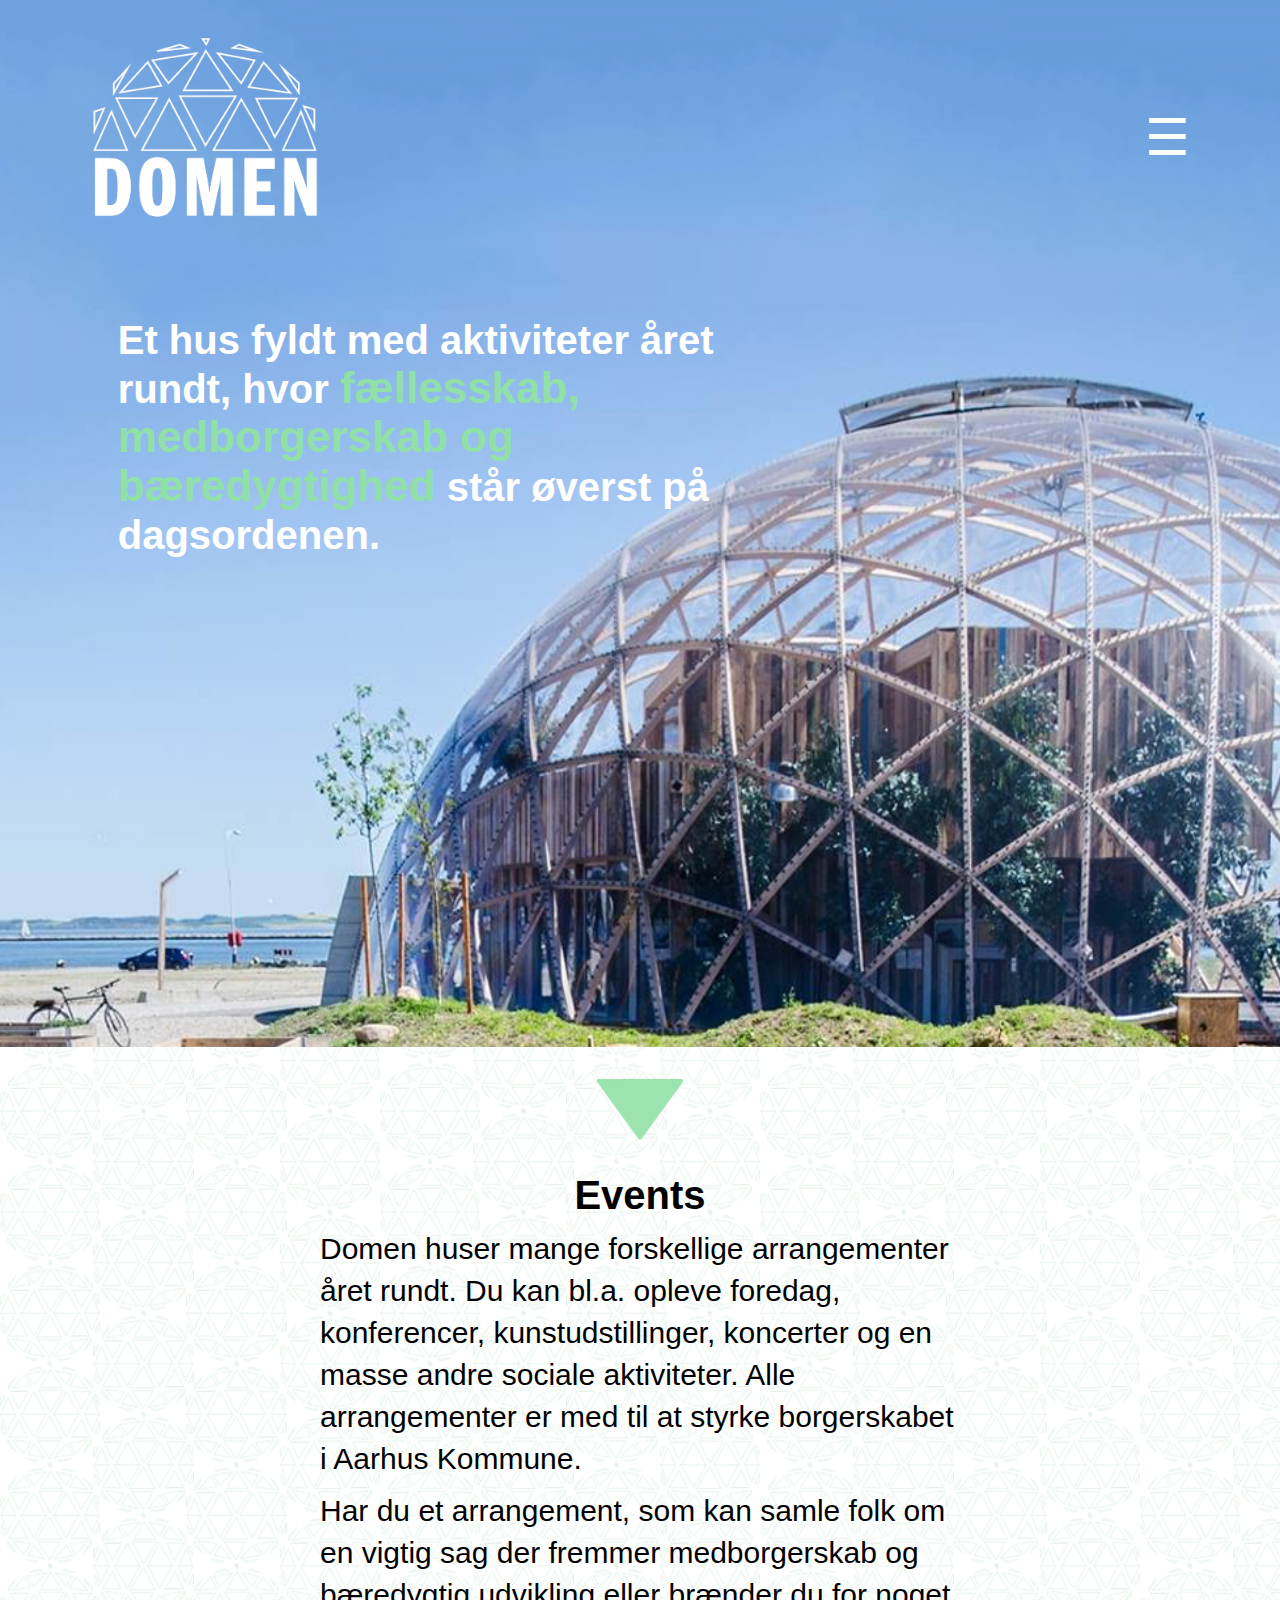
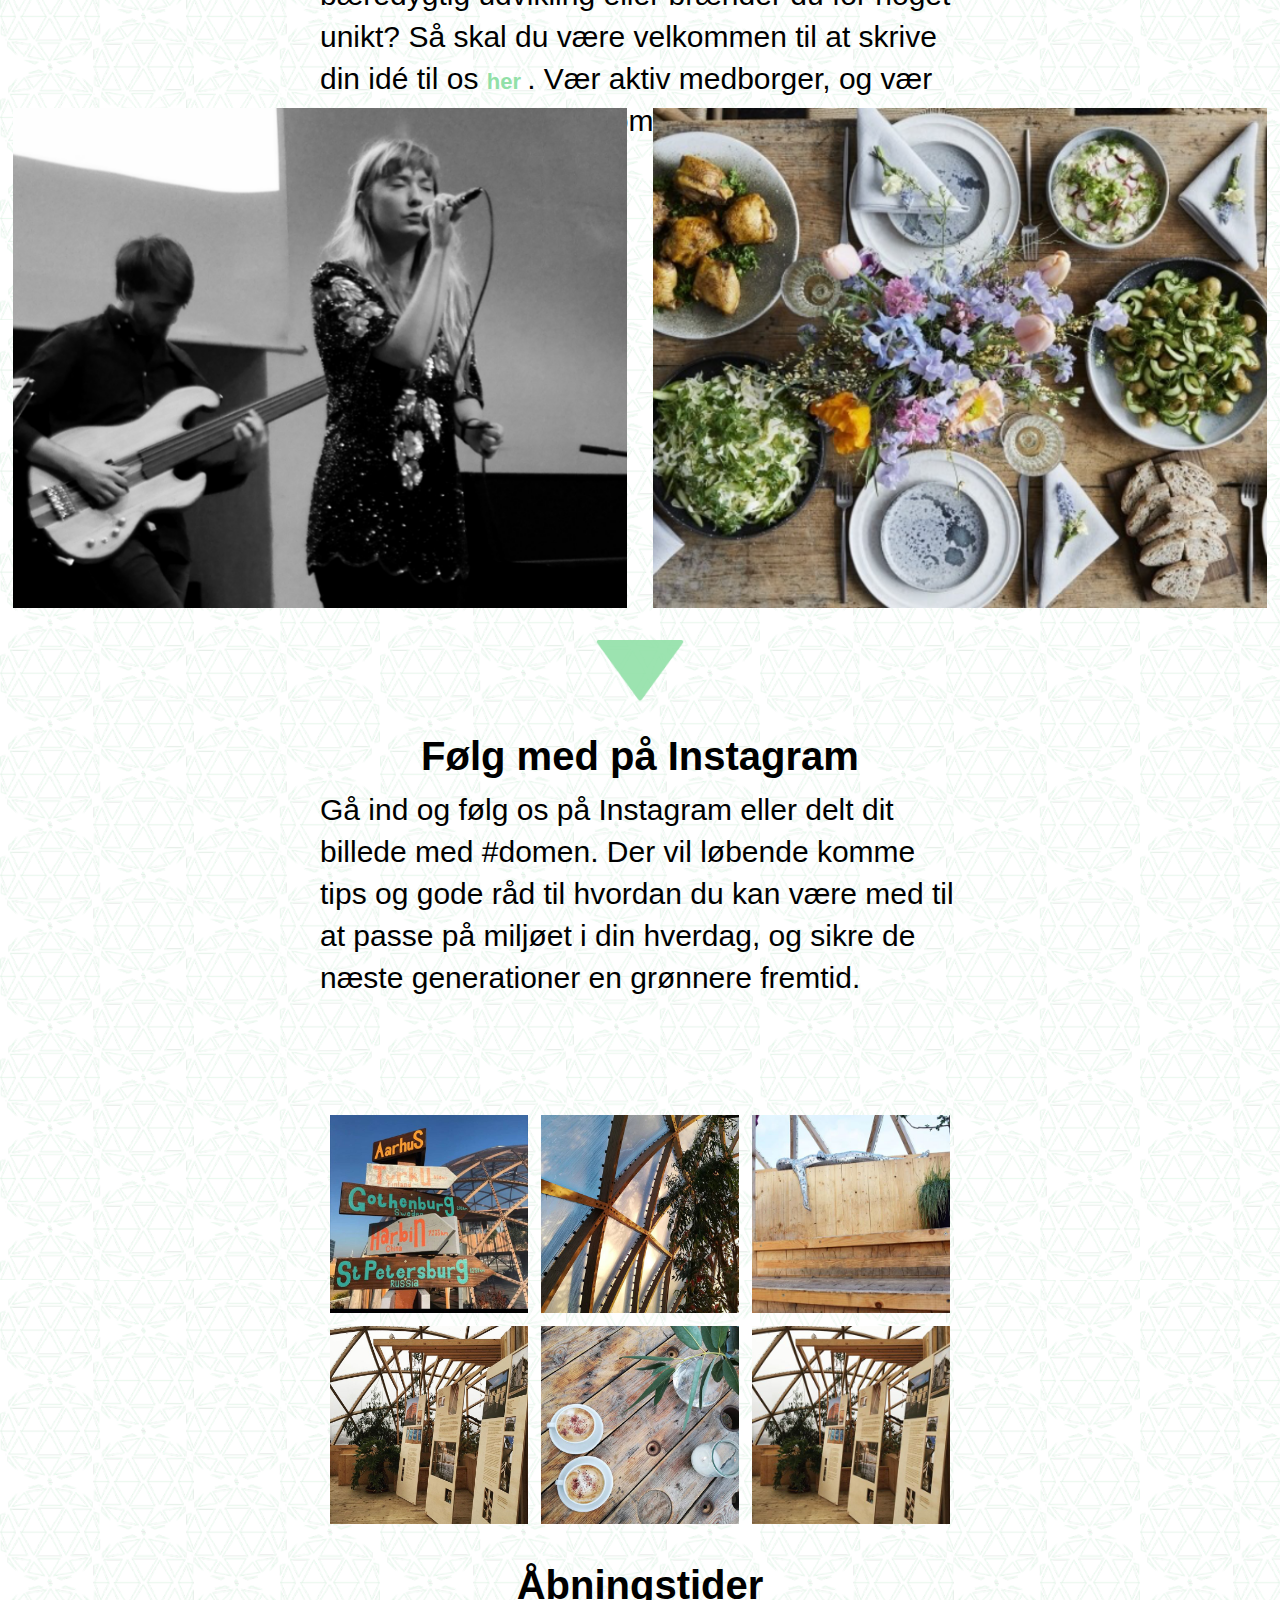
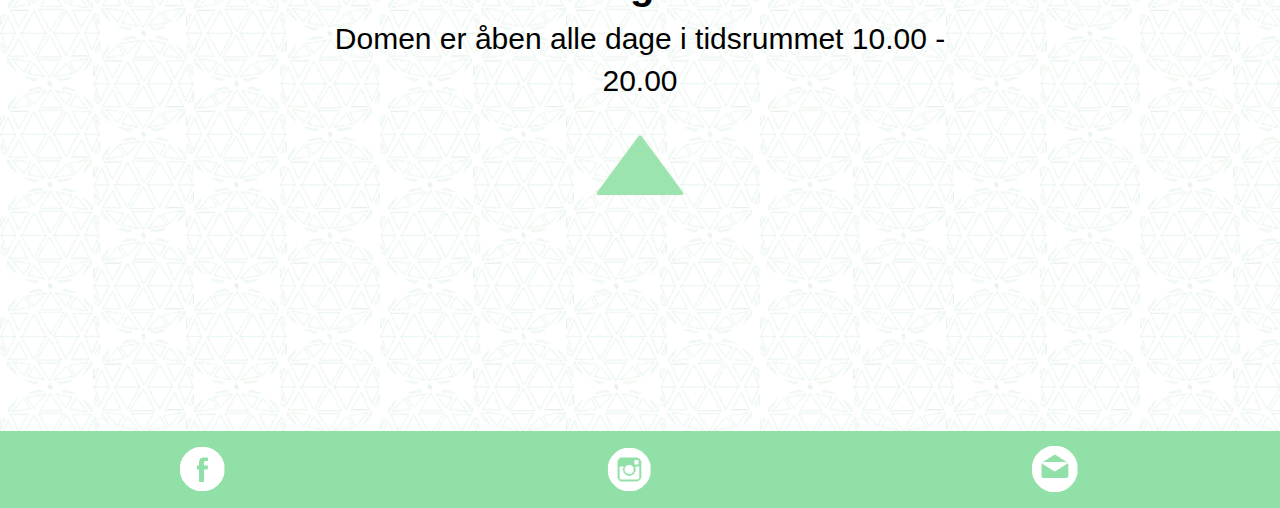
<file: index.html>
<!DOCTYPE html>
<html lang="da">

<head>
    <meta charset="UTF-8">
    <meta name="viewport" content="width=device-width, initial-scale=1.0" />
    <title>Forside - Domen bliver hele byens mødested - Aarhus kommune</title>
    <meta name="description" content="Har du et arrangement, som kan samle folk, der fremmer bæredygtighed og medborgerskab? Mangler du et sted at mødes med andre? Så er Domen lige noget for dig.">
    <link href="https://fonts.googleapis.com/css?family=Roboto:300,400" rel="stylesheet">
    <link rel="stylesheet" href="css/style.css">
    <link rel="shortcut icon" type="image/x-icon" href="/ny/img/favicon.ico">

    <!-- Scripts fjernet
    <!--
       <script>
        if (typeof jQuery == 'undefined')
            document.write(unescape("%3Cscript src='js/jquery-1.9.js'" +
                "type='text/javascript'%3E%3C/script%3E"))
    </script>-->
    
    
   <!--  Scripts fjernet 
   <script src="js/trunk.js"></script> -->
    <script>
        function openNav() {
            document.getElementById("myNav").style.width = "100%";
        }

        function closeNav() {
            document.getElementById("myNav").style.width = "0%";
        }
    </script>
    <!-- Scripts slut -->
</head>

<body>
    <!-- Parallax Morten Bonderup bootstrap -->
    <div class="container">

        <!-- Forside -->
        <div class="for parallax" id="forside">

            <!-- Header -->
            <div id="nav">
                <a href="index.html"><img id="logo" src="img/domenlogo.png" alt="logo"></a>


                <div id="myNav" class="overlay">
                    <a href="javascript:void(0)" class="closebtn" onclick="closeNav()">&times;</a>
                    <div class="overlay-content">
                        <a id="logouden" href="index.html"> <img src="img/domenudenlogo.png" alt="logo"></a>
                        <br>
                        <a href="index.html">Forside</a>
                        <a href="domen.html">Domen</a>
                        <a href="vision.html">Vision</a>
                        <a href="forum.html">Forum</a>
                        <a href="kontakt.html">Kontakt</a>
                    </div>
                </div>
                <!-- Overlay -->
                <span style="font-size:50px;cursor:pointer" onclick="openNav()">&#9776; </span>
            </div>
            <!-- Header slut-->

            <!-- Velkomsttekst -->
            <div id="0" class="bg">
                <h1 id="velkomsttekst">Et hus fyldt med aktiviteter året rundt, hvor <i>fællesskab, medborgerskab og bæredygtighed</i> står øverst på dagsordenen. </h1>
            </div>
            <!-- Velkomsttekst -->
        </div>
        <!-- Forside slut -->

        <!-- Overgang 1 -->
        <div class="between">
            <div class="title middle">
                <img src="img/button-down-arrow.png" alt=" down" id="1">
                <h2 id="events">Events</h2>
                <p> Domen huser mange forskellige arrangementer året rundt. Du kan bl.a. opleve foredag, konferencer, kunstudstillinger, koncerter og en masse andre sociale aktiviteter. Alle arrangementer er med til at styrke borgerskabet i Aarhus Kommune.</p>
                <p>Har du et arrangement, som kan samle folk om en vigtig sag der fremmer medborgerskab og bæredygtig udvikling eller brænder du for noget unikt? Så skal du være velkommen til at skrive din idé til os
                    <a id="her" href="forum.html"> her </a>.
                    Vær aktiv medborger, og vær med til at skabe liv i Domen! </p>

            </div>
        </div>
        <div class="between1">
            <div class="title middle">
            </div>
        </div>

        <!-- Events -->
        <!-- Slideshow bootstrap link: https://www.w3schools.com/howto/tryit.asp?filename=tryhow_js_slideshow&fbclid=IwAR2ekIgRZUhxUMtQM8aKZgsWXQQ7ig_QKp0u0YaT69Q7Wq6IosVRgTjMtpU-->
        <div class="slideshow-container">

            <!-- billede hentet fra https://www.facebook.com/pg/domenaarhus/events/ -->
            <div class="mySlides fade">
                <div class="numbertext">1 / 3</div>
                <img src="img/event/event1.png" alt="event1" style="width:100%">
                <div class="text">
                    <h2>Koncert med Lihme</h2>
                </div>
            </div>

            <!-- billede hentet fra https://www.facebook.com/domenaarhus/photos/gm.1116572081860905/364485560840351/?type=3&theater-->
            <div class="mySlides fade">
                <div class="numbertext">2 / 3</div>
                <img src="img/event/event2.png" alt="event2" style="width:100%">
                <div class="text">
                    <h2>Tirsdags-Folkekøkken</h2>
                </div>
            </div>
            <!-- billede hentet fra https://www.facebook.com/pg/domenaarhus/events/ -->
            <div class="mySlides fade">
                <div class="numbertext">3 / 3</div>
                <img src="img/event/event1.png" alt="event1" style="width:100%">
                <div class="text">
                    <h2>Yoga med Yrsa</h2>
                </div>
            </div>

            <a class="prev" onclick="plusSlides(-1)">&#10094;</a>
            <a class="next" onclick="plusSlides(1)">&#10095;</a>
        </div>

        <br>

        <!-- Mobil dots -->
        <div class="kugler" style="text-align:center">
            <span class="dot" onclick="currentSlide(1)"></span>
            <span class="dot" onclick="currentSlide(2)"></span>
            <span class="dot" onclick="currentSlide(3)"></span>
        </div>
        <!-- Mobil dots slut -->

        <!-- Desktop events -->
        <div id="multievents">
            <div class="eve parallax" id="event">
                <div class="bg">
                </div>
            </div>
            <div class="eve2 parallax" id="event2">
                <div class="bg">
                </div>
            </div>
        </div>
        <!-- Desktop events slut -->
        <!-- Events slut -->

        <!-- Overgang 2 -->
        <div class="between">
            <div class="title middle">
                <!-- Instagram -->
                <img src="img/button-down-arrow.png" alt=" down" id="2">
                <h2>Følg med på Instagram</h2>
                <p id="instatekst">Gå ind og følg os på Instagram eller delt dit billede med #domen. Der vil løbende komme tips og gode råd til hvordan du kan være med til at passe på miljøet i din hverdag, og sikre de næste generationer en grønnere fremtid.</p>
            </div>
        </div>
        <!-- Overgang 2 slut -->

        <!-- Instafeed -->
        <!-- alle billeder til instagram feedet er hentet fra https://www.instagram.com/explore/tags/domeofvisions/?hl=da -->
        <a href=" https://www.instagram.com/explore/tags/domenaarhus/?hl=da">
            <div class="multiinsta">
                <img src="img/ig/ig1.jpg" alt=" insta1">
                <img src="img/ig/ig2.jpg" alt=" insta2">
                <img src="img/ig/ig3.jpg" alt=" instagram3">
            </div>
        </a>
        <!-- alle billeder til instagram feedet er hentet fra https://www.instagram.com/explore/tags/domeofvisions/?hl=da -->
        <a href=" https://www.instagram.com/explore/tags/domenaarhus/?hl=da">
            <div class="multiinsta2">
                <img src="img/ig/ig4.jpg" alt=" insta4">
                <img src="img/ig/ig5.jpg" alt=" insta5">
                <img src="img/ig/ig6.jpg" alt=" insta6">
            </div>
        </a>

        <!-- Instafeed slut -->

        <!-- Overgang 3 -->
        <div class="between">
            <div class="title middle">
                <h2>Åbningstider</h2>
                <p id="aabningstider_tekst"> Domen er åben alle dage i tidsrummet 10.00 - 20.00</p>
                <img src="img/button-up-arrow.png" alt="up" id="3">
            </div>
        </div>

    </div>

    <!-- Footer -->
    <!-- ikoner er hentet fra denne side https://www.flaticon.com/ -->
    <footer>
        <a href=" https://www.facebook.com/domenaarhus/"><img src="img/facebook-logo-button.png" alt="facebooklogo"></a>
        <a href=" https://www.instagram.com/explore/tags/domenaarhus/?hl=da"><img src="img/instagram-logo.png" alt="instagramlogo"></a>
        <a href="mailto:domen@aarhus.dk"><img src="img/email.png" alt="maillogologo"></a>
    </footer>
    <!-- Footer slut -->

    <!-- Link til javascript -->
    <script src="mitjs.js"></script>
    <!-- Link til javascript slut -->
</body>

</html>
</file>
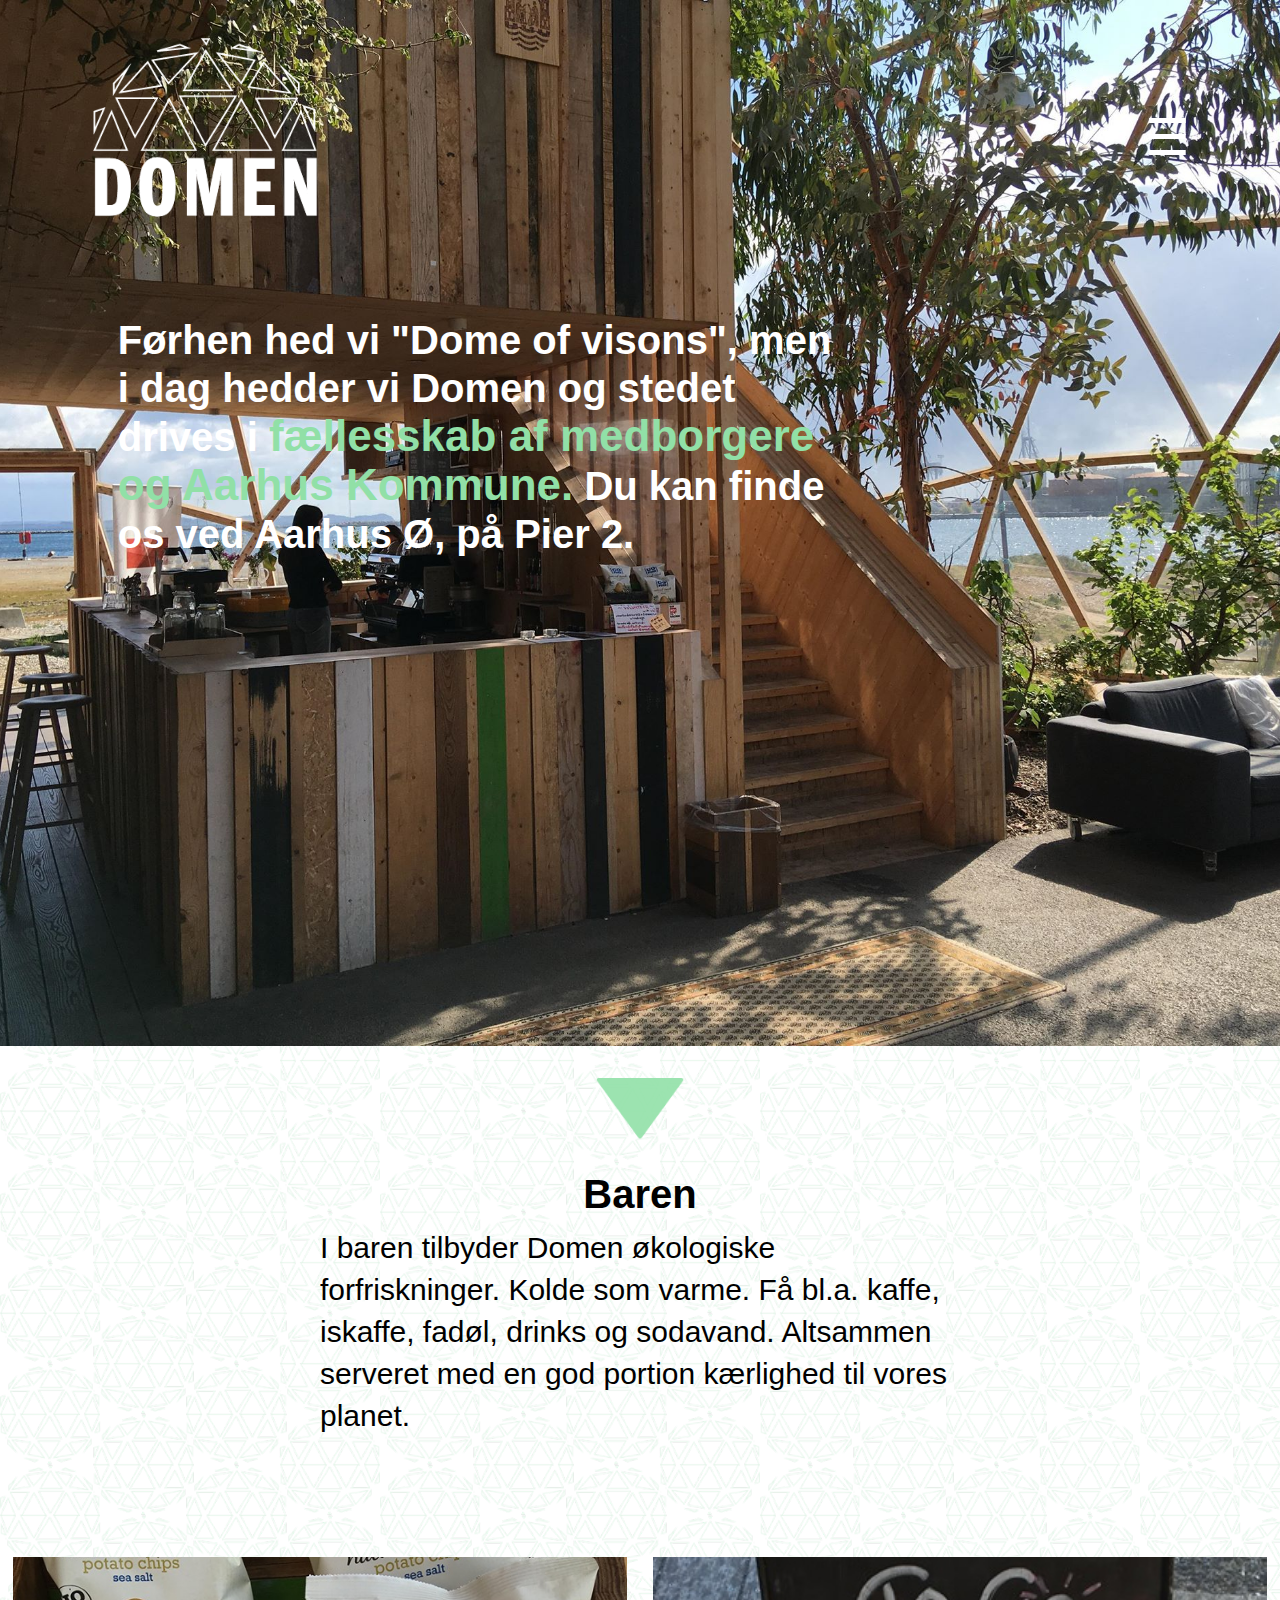
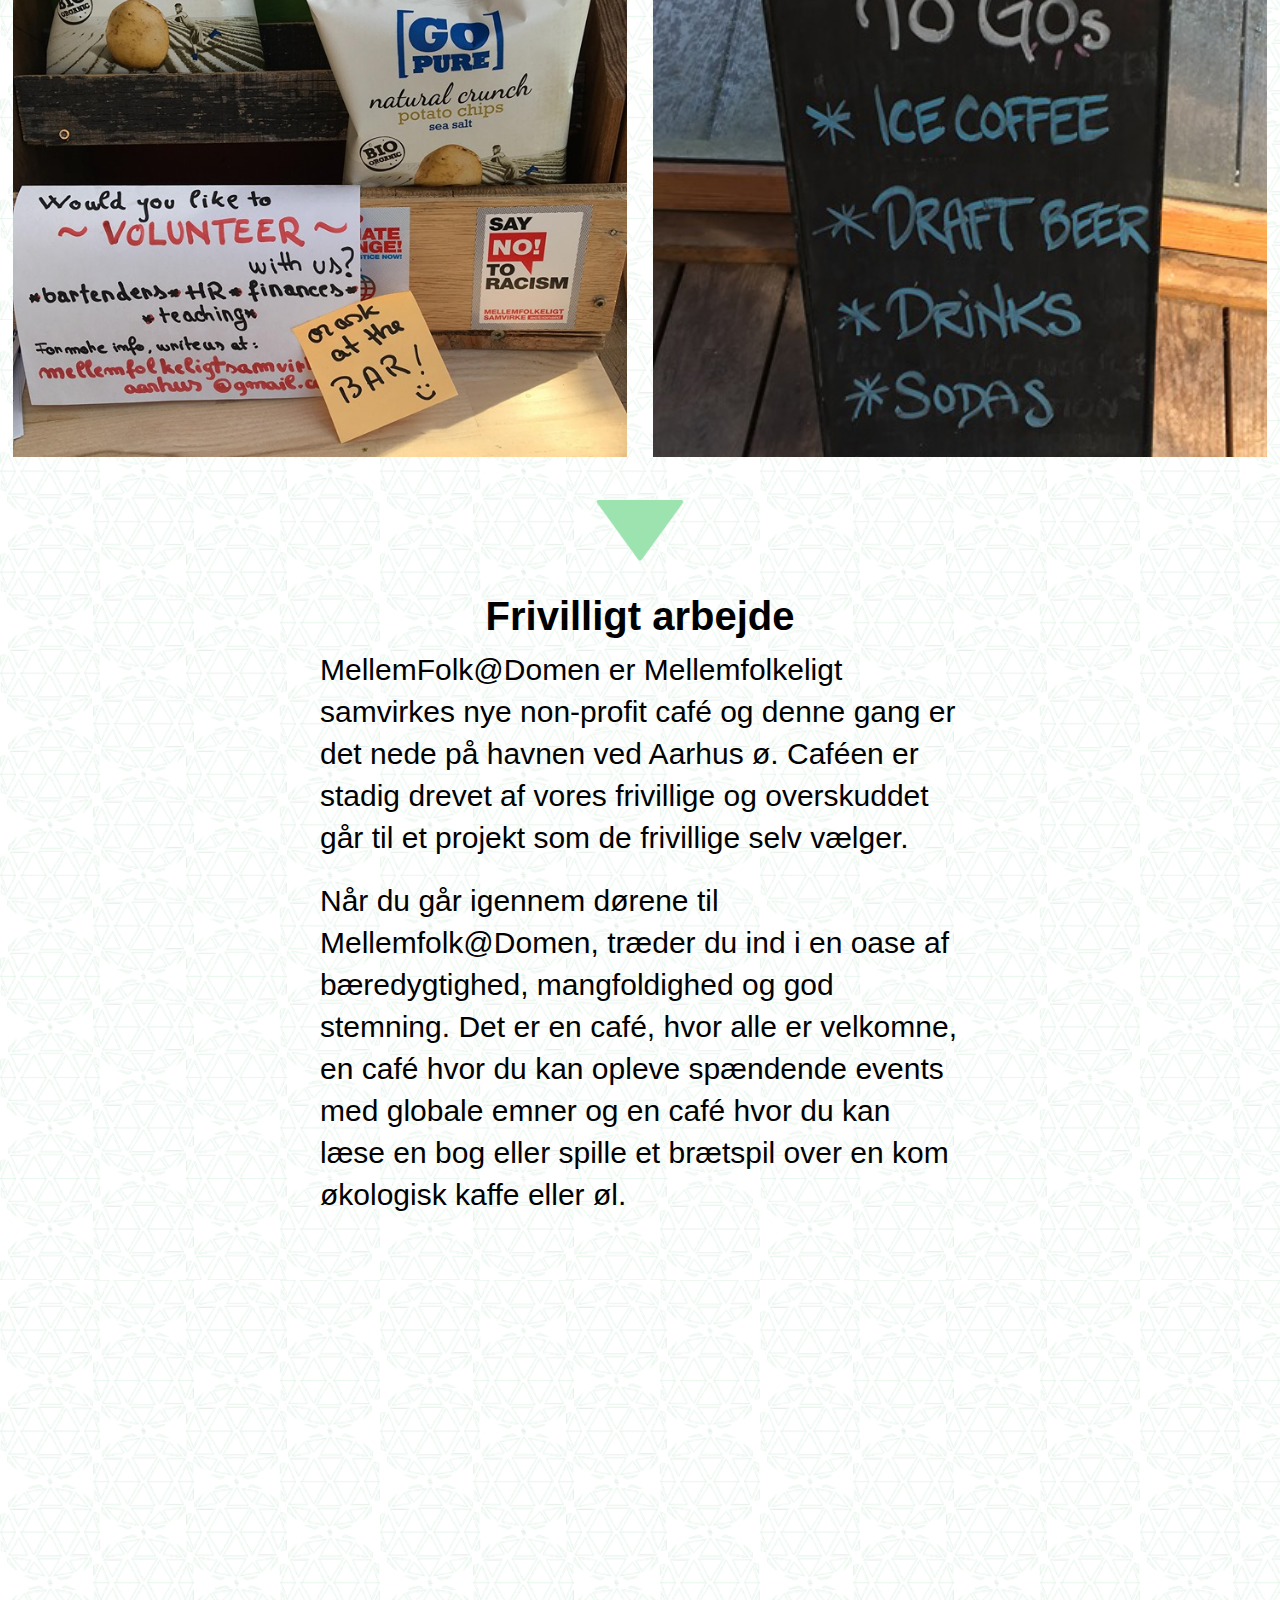
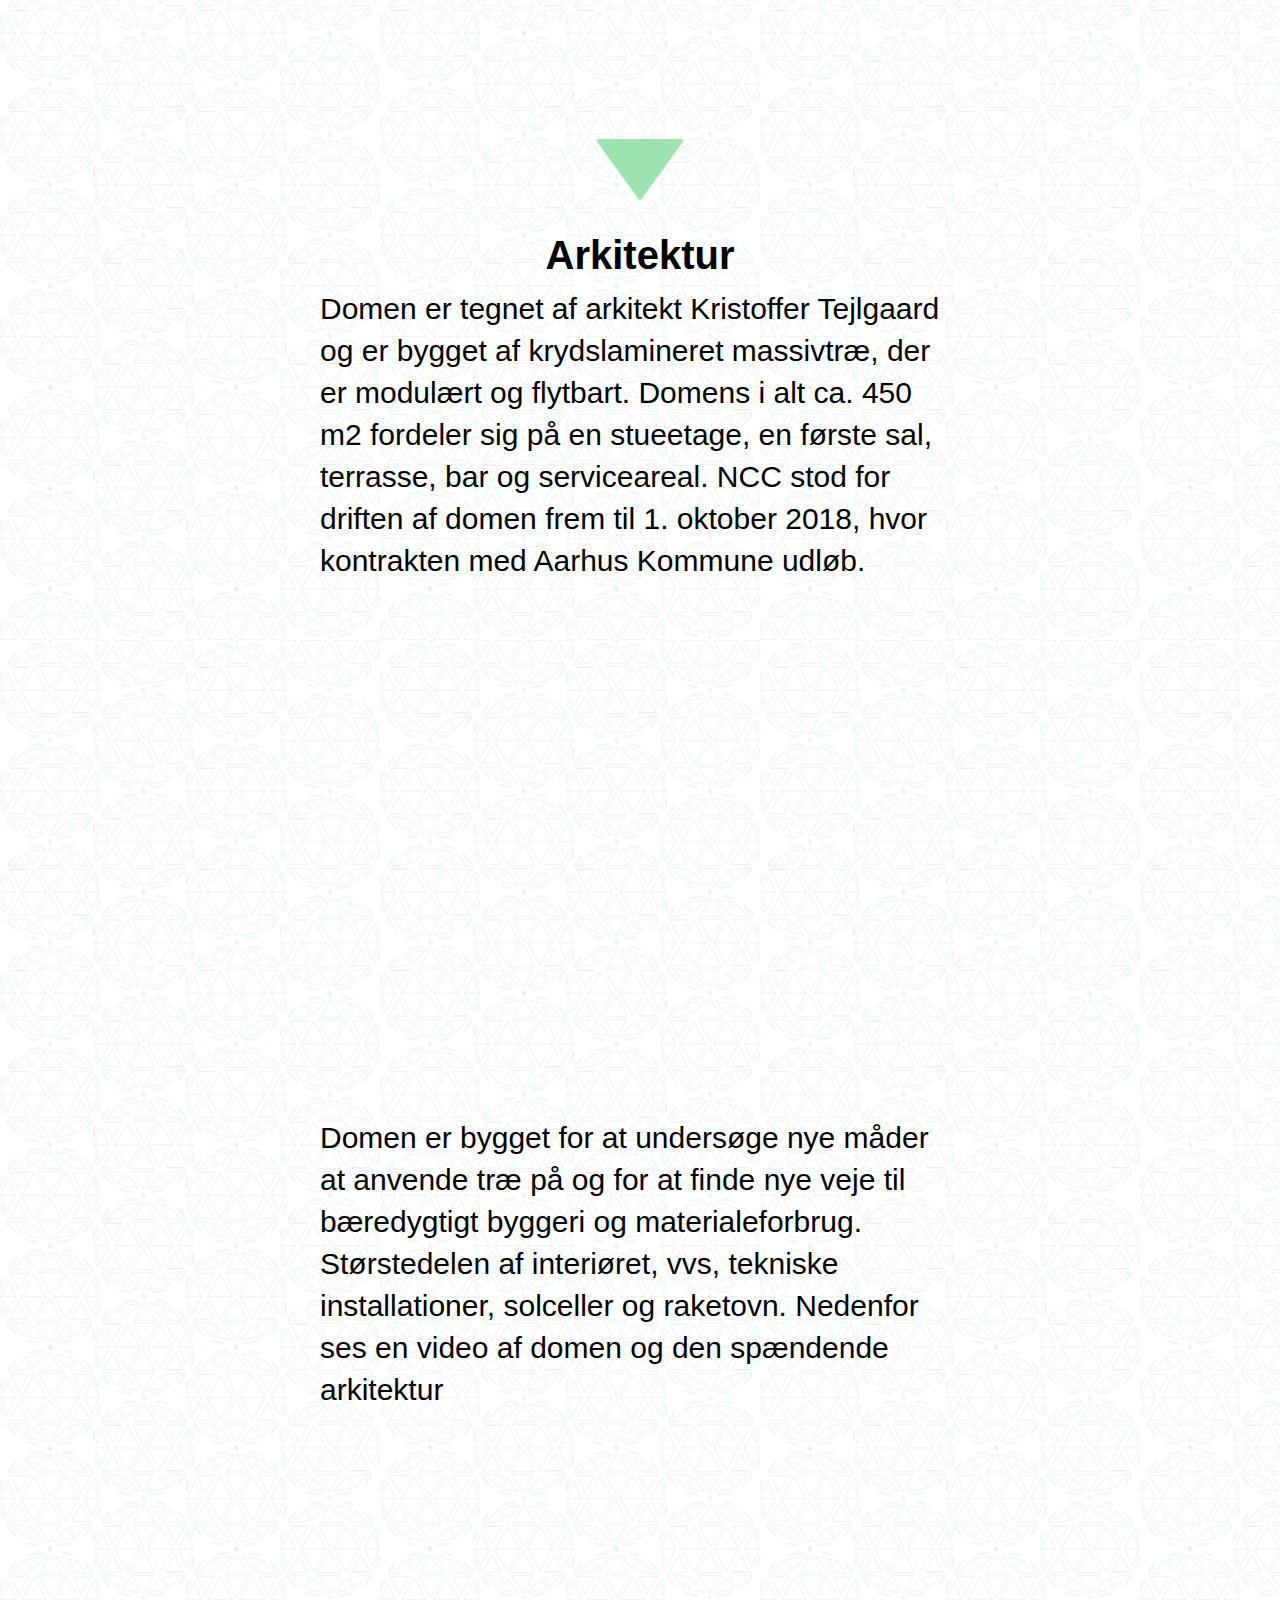
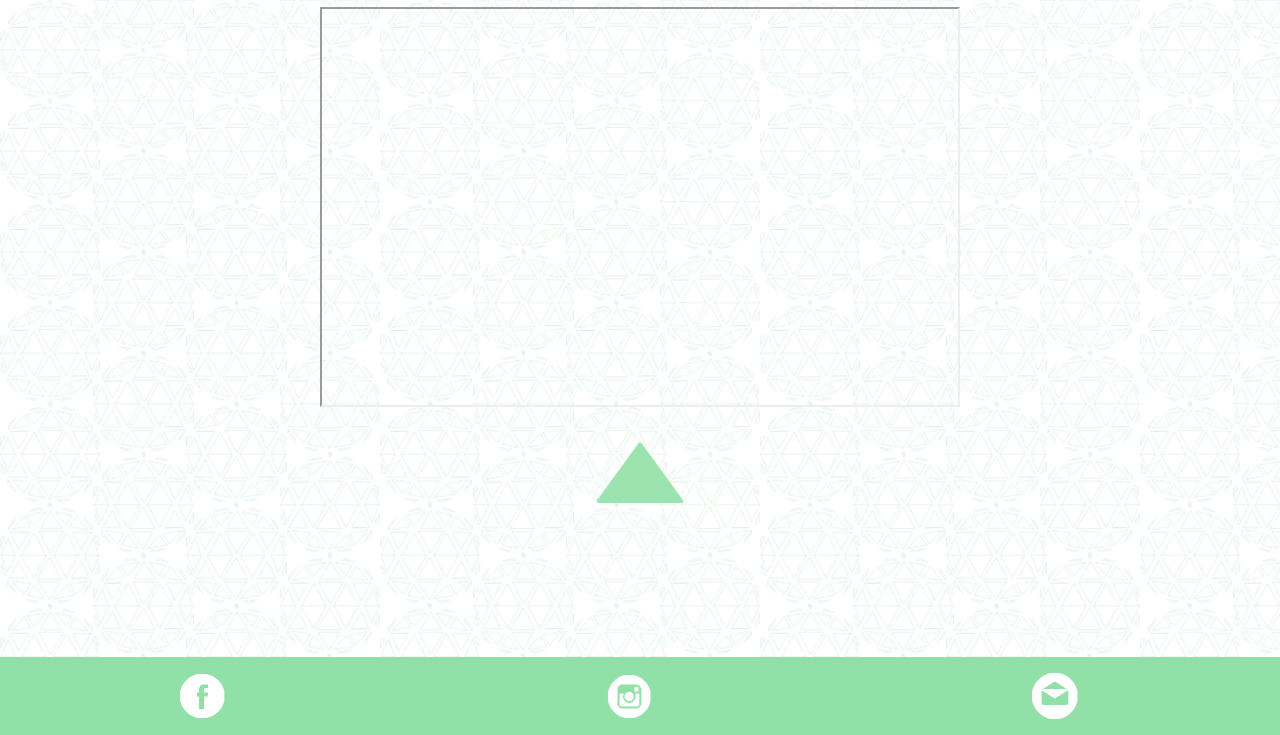
<file: domen.html>
<!DOCTYPE html>
<html lang="da">

<head>
    <meta charset="UTF-8">
    <meta name="viewport" content="width=device-width, initial-scale=1.0" />
    <title>Domen - Arrangmenter på Aarhus havn er et samarbejde mellem Aarhus kommune</title>
    <meta name="description" content="Få en oplevelse nede i Domen - her har vi fokus på bæredygtighed, aktiv medborgerskab, kunst og kultur i byens rum. Du kan finde os på pier 2, Aarhus ø.">
    <link href="https://fonts.googleapis.com/css?family=Roboto:300,400" rel="stylesheet">
    <link rel="stylesheet" href="css/style.css">
   <link rel="shortcut icon" type="image/x-icon" href="/ny/img/favicon.ico">


    <!-- Scripts fjernet  
    <!--
       <script>
        if (typeof jQuery == 'undefined')
            document.write(unescape("%3Cscript src='js/jquery-1.9.js'" +
                "type='text/javascript'%3E%3C/script%3E"))
    </script>-->
    
    
   <!--  Scripts fjernet 
   <script src="js/trunk.js"></script> -->
    <script>
        function openNav() {
            document.getElementById("myNav").style.width = "100%";
        }

        function closeNav() {
            document.getElementById("myNav").style.width = "0%";
        }
    </script>
    <!-- Scripts slut -->
</head>

<body>
    <!-- Parallax Morten Bonderup bootstrap -->
    <div class="container">

        <!-- Forside -->
        <div class="for2 parallax" id="forside">

            <!-- Header -->
            <div id="nav">
                <a href="index.html"><img id="logo" src="img/domenlogo.png" alt="logo"></a>

    
                     <div id="myNav" class="overlay">
                    <a href="javascript:void(0)" class="closebtn" onclick="closeNav()">&times;</a>
                    <div class="overlay-content">
                        <a id="logouden" href="index.html"> <img  src="img/domenudenlogo.png" alt="Logo af en kubel"></a>
                        <br>
                        <a href="index.html">Forside</a>
                        <a href="domen.html">Domen</a>
                        <a href="vision.html">Vision</a>
                        <a href="forum.html">Forum</a>
                        <a href="kontakt.html">Kontakt</a>
                    </div>
                </div>
                <!-- Overlay -->
                <span style="font-size:50px;cursor:pointer" onclick="openNav()">&#9776; </span>
            </div>
            <!-- Header slut-->

            <!-- Velkomsttekst -->
            <div id="00" class="bg">
                <h1 id="velkomsttekst">Førhen hed vi "Dome of visons", men i dag hedder vi Domen og stedet drives i <i>fællesskab af medborgere og Aarhus Kommune.</i> Du kan finde os ved Aarhus Ø, på Pier 2. </h1>
            </div>
            <!-- Velkomsttekst -->
        </div>
        <!-- Forside slut -->

        <!-- Overgang 1 -->
        <div class="between">
            <div class="title middle">
                <img src="img/button-down-arrow.png" alt="navigationspil" id="11">
                <h2>Baren</h2>
                <p> I baren tilbyder Domen økologiske forfriskninger. Kolde som varme. Få bl.a. kaffe, iskaffe, fadøl, drinks og sodavand. Altsammen serveret med en god portion kærlighed til vores planet. </p>
            </div>
        </div>

        <!-- Events -->
        <!-- Slideshow bootstrap link: https://www.w3schools.com/howto/tryit.asp?filename=tryhow_js_slideshow&fbclid=IwAR2ekIgRZUhxUMtQM8aKZgsWXQQ7ig_QKp0u0YaT69Q7Wq6IosVRgTjMtpU-->
        <div class="slideshow-container">

            <div class="mySlides fade">
                <div class="numbertext">1 / 3</div>
                <img src="img/barenudvalg.jpg" alt="udvalg af sortimenter i baren" style="width:100%">
            </div>

            <div class="mySlides fade">
                <div class="numbertext">2 / 3</div>
                <img src="img/barenudvalg.2jpg.jpg" alt="liste over produkter i baren" style="width:100%">
            </div>

            <div class="mySlides fade">
                <div class="numbertext">3 / 3</div>
                <img src="img/askebaegere.jpg" alt="askebaeger" style="width:100%">
                <div class="text">
                  
                </div>
            </div>

            <a class="prev" onclick="plusSlides(-1)">&#10094;</a>
            <a class="next" onclick="plusSlides(1)">&#10095;</a>
        </div>

        <br>

        <!-- Mobil dots -->
        <div class="kugler" style="text-align:center">
            <span class="dot" onclick="currentSlide(1)"></span>
            <span class="dot" onclick="currentSlide(2)"></span>
            <span class="dot" onclick="currentSlide(3)"></span>
        </div>
        <!-- Mobil dots slut -->

        <!-- bar -->
        <div id="multibar">
            <div class="domebar parallax" id="domebar">
                <div class="bg">
            
                </div>
            </div>
            <div class="domebar2 parallax" id="domebar2">
                <div class="bg">
            
                </div>
            </div>
        </div>
        
      <!-- bar-->
      
      <div class="between">
            <div class="title middle">
               <br>
               <img id="22" src="img/button-down-arrow.png" alt="navigationspil">
                <h2>Frivilligt arbejde</h2>
                <p> MellemFolk@Domen er Mellemfolkeligt samvirkes nye non-profit café og denne gang er det nede på havnen ved Aarhus ø. Caféen er stadig drevet af vores frivillige og overskuddet går til et projekt som de frivillige selv vælger. </p>
                <br>
                <p>Når du går igennem dørene til Mellemfolk@Domen, træder du ind i en oase af bæredygtighed, mangfoldighed og god stemning. Det er en café, hvor alle er velkomne, en café hvor du kan opleve spændende events med globale emner og en café hvor du kan læse en bog eller spille et brætspil over en kom økologisk kaffe eller øl.</p>
               </div>
               </div>
                <div class="between2">
                 <div class="title middle">
                
                 
            </div>
        </div>
        <div class="fri parallax" id="fri">


    
            <div class="bg">
            
            </div>
         
        </div>
       

    
           
            
        
        <!-- Overgang 3 -->
        
        <div class="between">
            <div class="title middle">
               <img src="img/button-down-arrow.png" alt="navigations pil" id="33">
                <h2>Arkitektur</h2>
                <p> Domen er tegnet af arkitekt Kristoffer Tejlgaard og er bygget af krydslamineret massivtræ, der er modulært og flytbart. Domens i alt ca. 450 m2 fordeler sig på en stueetage, en første sal, terrasse, bar og serviceareal.

NCC stod for driften af domen frem til 1. oktober 2018, hvor kontrakten med Aarhus Kommune udløb.</p>
            </div>
        </div>
        <div class="ark parallax" id="ark">

        </div>
           <div class="between">
            <div class="title middle">
                <p> Domen er bygget for at undersøge nye måder at anvende træ på og for at finde nye veje til bæredygtigt byggeri og materialeforbrug. Størstedelen af interiøret, vvs, tekniske installationer, solceller og raketovn. 
                
                Nedenfor ses en video af domen og den spændende arkitektur</p>
                <br>
                </div>
        </div>
                <div class="between">
            <div class="title middle">
               <iframe class="video"  src="https://www.youtube.com/embed/MYQIfiM54aw"></iframe>
               <img src="img/button-up-arrow.png" alt="navigations pil" id="44">
            </div>
        </div>
     
        <!-- Overgang 3 slut -->

    

        <!-- Overgang 4 -->
        <div class="between1">
            <div class="title middle">
            
            
            </div>
        </div>
           
        <!-- Overgang 4 slut -->
    </div>

    <!-- Footer -->
    <!-- ikoner er hentet fra denne side https://www.flaticon.com/ -->
  <footer>
        <a href =" https://www.facebook.com/domenaarhus/"><img src="img/facebook-logo-button.png" alt="facebooklogo"></a>
        <a href =" https://www.instagram.com/explore/tags/domenaarhus/?hl=da"><img src="img/instagram-logo.png" alt="instagramlogo"></a>
<a href="mailto:domen@aarhus.dk"><img src="img/email.png" alt="maillogologo"></a>
    </footer>
    <!-- Footer slut -->

    <!-- Link til javascript -->
    <script src="mitjs2.js"></script>
    <!-- Link til javascript slut -->
</body>

</html>
</file>
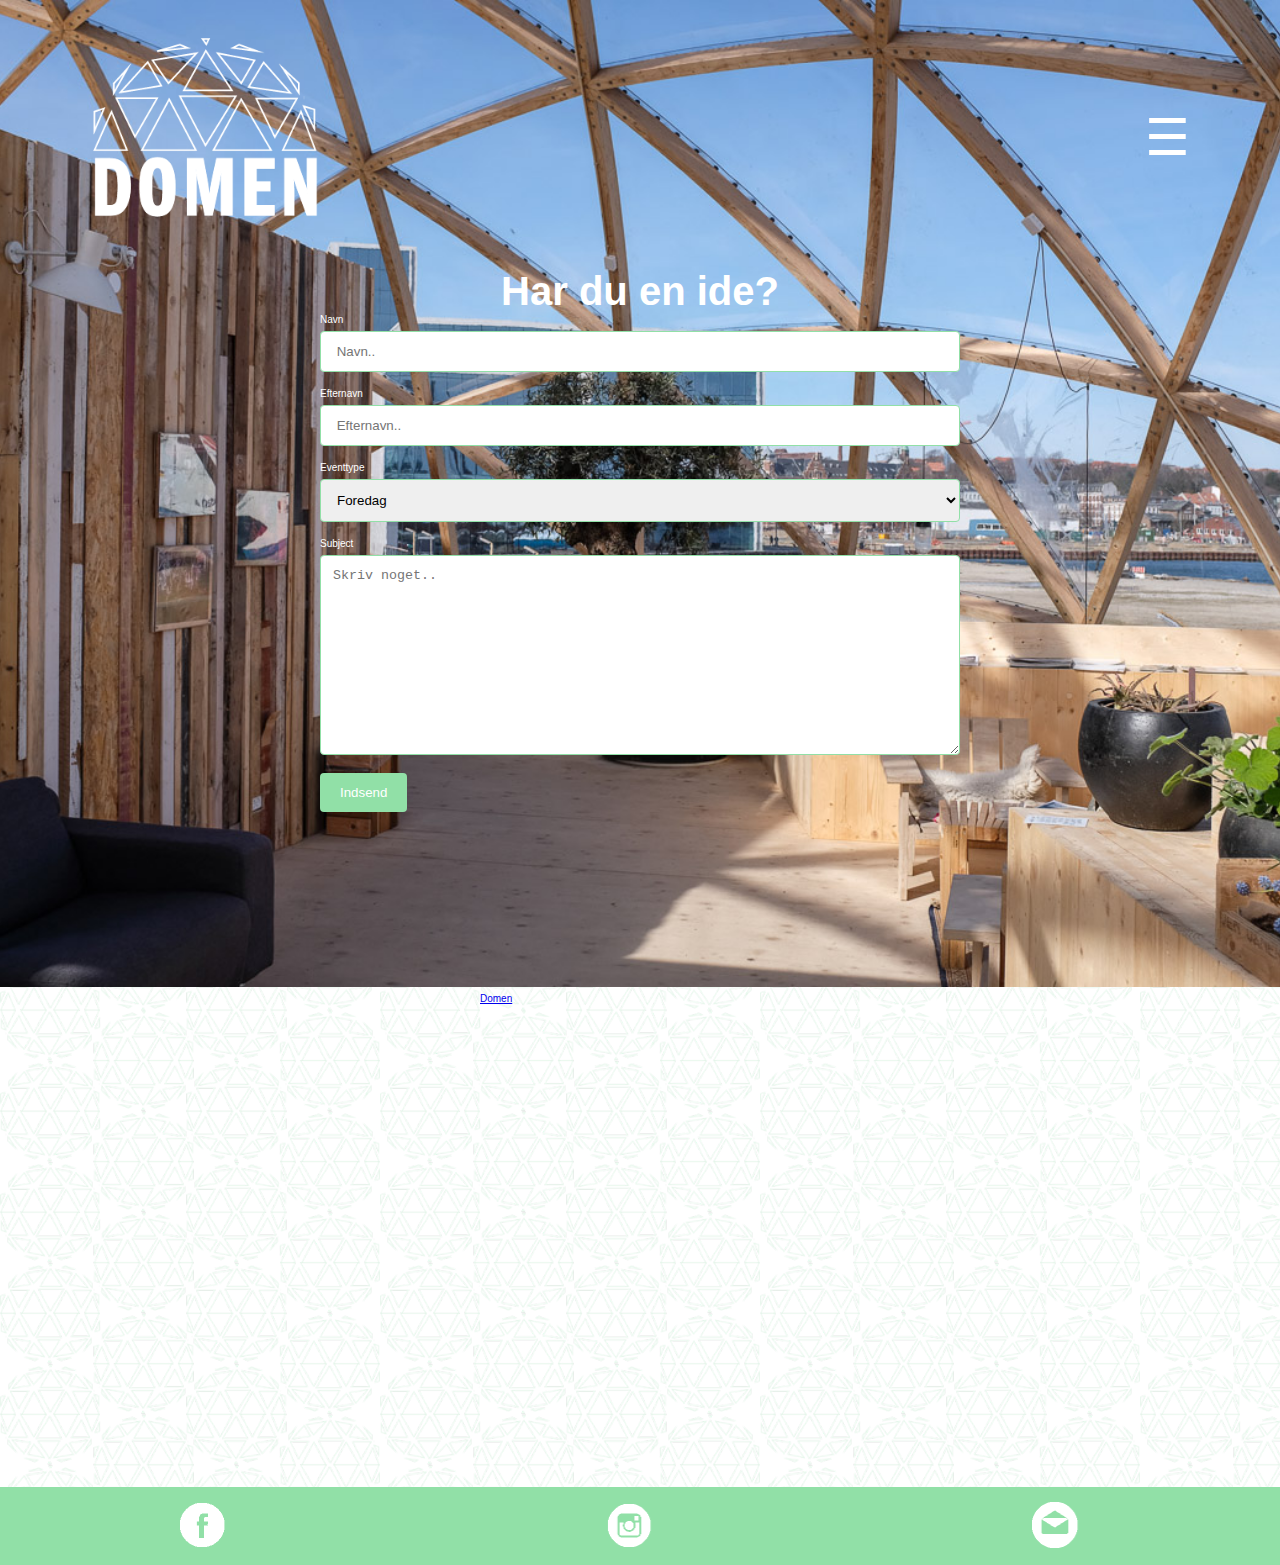
<file: forum.html>
<!DOCTYPE html>
<html lang="da">

<head>
    <meta charset="UTF-8">
    <meta name="viewport" content="width=device-width, initial-scale=1.0" />
    <title>Domen - Aarhus</title>
    <link href="https://fonts.googleapis.com/css?family=Roboto:300,400" rel="stylesheet">
    <link rel="stylesheet" href="css/style.css">
<link rel="shortcut icon" type="image/x-icon" href="/ny/img/favicon.ico">

    <div id="fb-root"></div>
<script async defer crossorigin="anonymous" src="https://connect.facebook.net/da_DK/sdk.js#xfbml=1&version=v3.3"></script>

    <!-- Scripts fjernet
    <!--
       <script>
        if (typeof jQuery == 'undefined')
            document.write(unescape("%3Cscript src='js/jquery-1.9.js'" +
                "type='text/javascript'%3E%3C/script%3E"))
    </script>-->
    
    
   <!--  Scripts fjernet 
   <script src="js/trunk.js"></script> -->
    <script>
        function openNav() {
            document.getElementById("myNav").style.width = "100%";
        }

        function closeNav() {
            document.getElementById("myNav").style.width = "0%";
        }
    </script>
    <!-- Scripts slut -->
</head>

<body>
    <!-- Parallax Morten Bonderup bootstrap -->
    <div class="container">

        <!-- Forside -->
        <div class="for6 parallax" id="forside">

            <!-- Header -->
            <div id="nav">
                <a href="index.html"><img id="logo" src="img/domenlogo.png" alt="logo"></a>


                <div id="myNav" class="overlay">
                    <a href="javascript:void(0)" class="closebtn" onclick="closeNav()">&times;</a>
                    <div class="overlay-content">
                        <a id="logouden" href="index.html"> <img src="img/domenudenlogo.png" alt="logo i forum"></a>
                        <br>
                        <a href="index.html">Forside</a>
                        <a href="domen.html">Domen</a>
                        <a href="vision.html">Vision</a>
                        <a href="forum.html">Forum</a>
                        <a href="kontakt.html">Kontakt</a>
                    </div>
                </div>
                <!-- Overlay -->
                <span style="font-size:50px;cursor:pointer" onclick="openNav()">&#9776; </span>
            </div>
            <!-- Header slut-->
            <!-- https://www.w3schools.com/howto/tryit.asp?filename=tryhow_css_contact_form -->
            <div class="between">
                <div class="title middle">
                    <h2 class="forum"> Har du en ide?</h2>

                    <div class="container">
                        <form action="/action_page.php">
                            <label for="fname">Navn</label>
                            <input type="text" id="fname" name="firstname" placeholder=" Navn..">

                            <label for="lname">Efternavn</label>
                            <input type="text" id="lname" name="lastname" placeholder=" Efternavn..">

                            <label for="country">Eventtype</label>
                            <select id="country" name="country">
                                <option value="australia">Foredag</option>
                                <option value="canada">Fest</option>
                                <option value="usa">Workshop</option>
                            </select>
                            

                            <label for="subject">Subject</label>
                            <textarea id="subject" name="subject" placeholder="Skriv noget.." style="height:200px"></textarea>

                            <input type="submit" value="Indsend">
                            
                        </form>
                        
                    </div>
                 
                </div>
                
            </div>
            
        </div>
           <div class="fbcontainer">
                        <div class="fb-page" data-href="https://www.facebook.com/domenaarhus/" data-tabs="events" data-width="" data-height="" data-small-header="false" data-adapt-container-width="true" data-hide-cover="false" data-show-facepile="true"><blockquote cite="https://www.facebook.com/domenaarhus/" class="fb-xfbml-parse-ignore"><a href="https://www.facebook.com/domenaarhus/">Domen</a></blockquote></div>

                    </div>

        <div class="between">
            <div class="title middle">
            </div>
             
        </div>
    </div>
    



    <!-- Footer -->
    <!-- ikoner er hentet fra denne side https://www.flaticon.com/ -->
    <footer>
        <a href=" https://www.facebook.com/domenaarhus/"><img src="img/facebook-logo-button.png" alt="facebooklogo"></a>
        <a href=" https://www.instagram.com/explore/tags/domenaarhus/?hl=da"><img src="img/instagram-logo.png" alt="instagramlogo"></a>
        <a href="mailto:domen@aarhus.dk"><img src="img/email.png" alt="maillogologo"></a>
    </footer>
    <!-- Footer slut -->

    <!-- Link til javascript -->
    <!-- Link til javascript slut -->
</body>

</html>
</file>
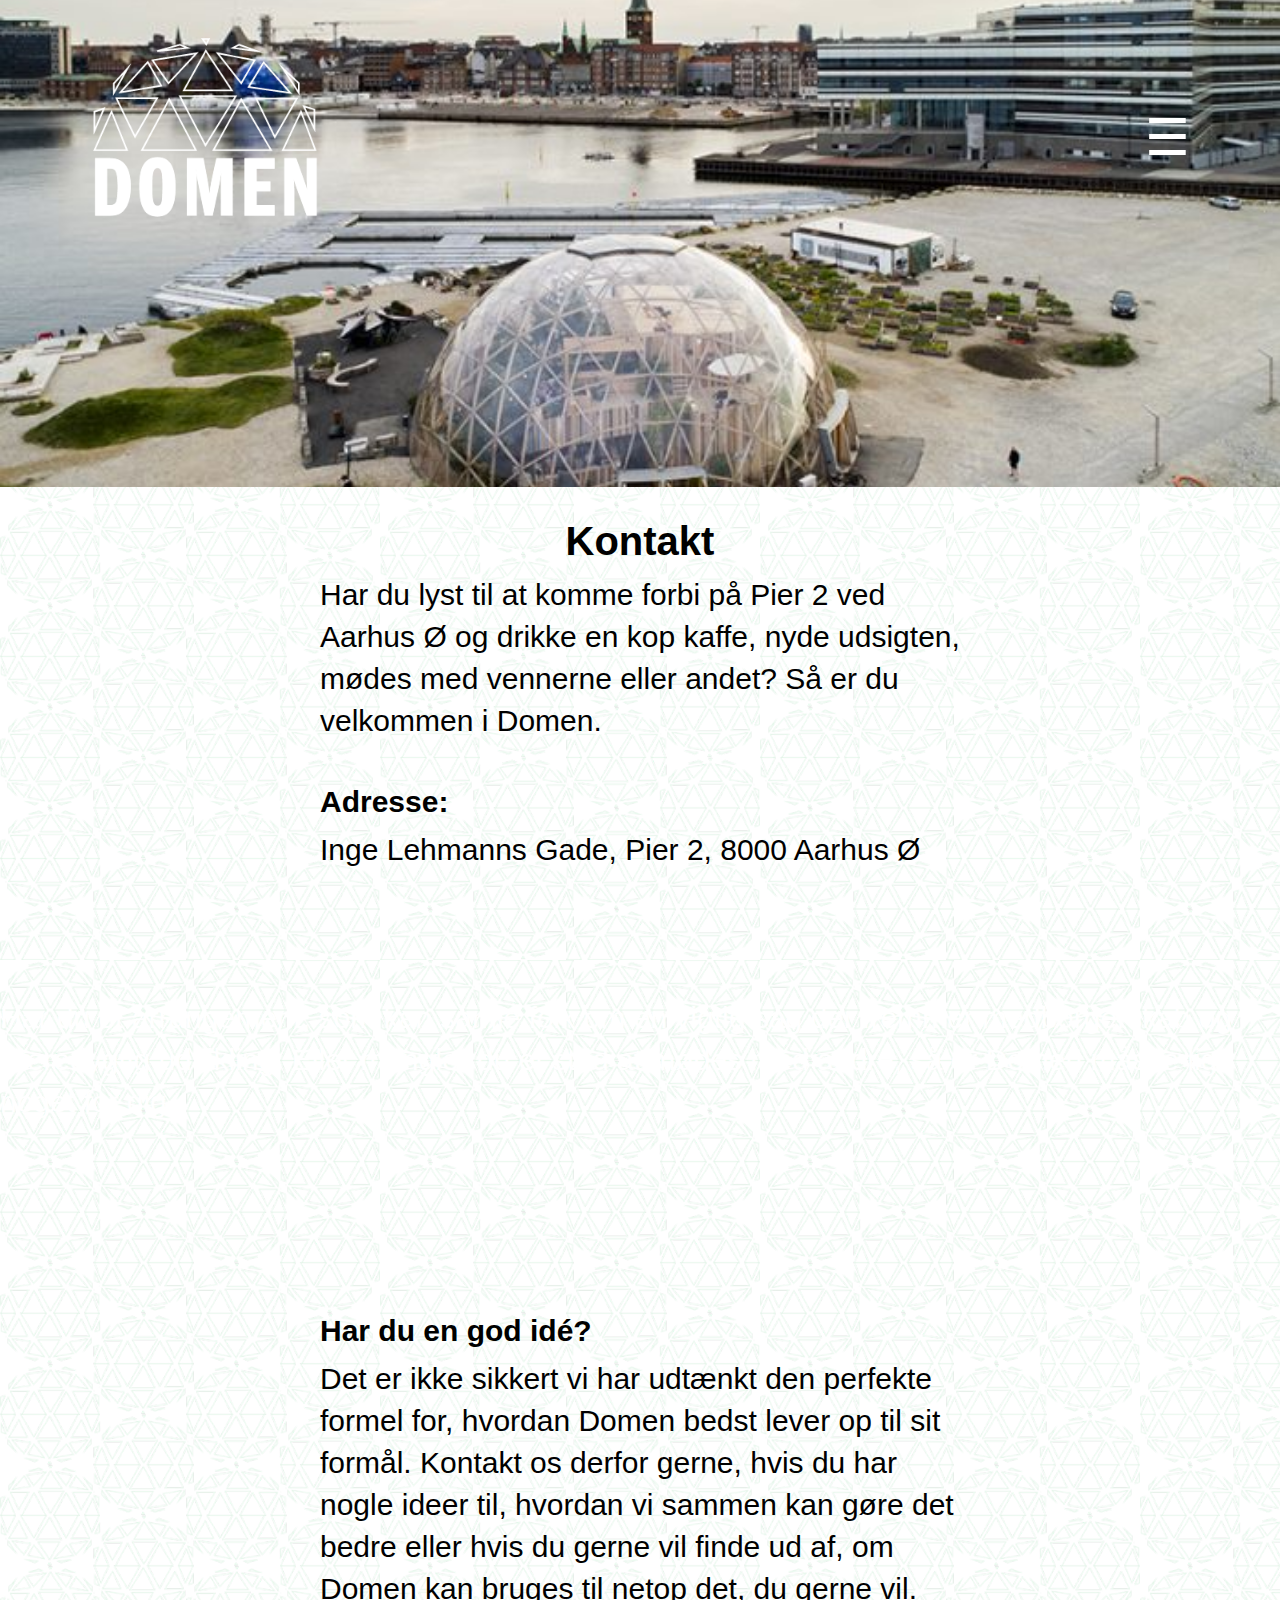
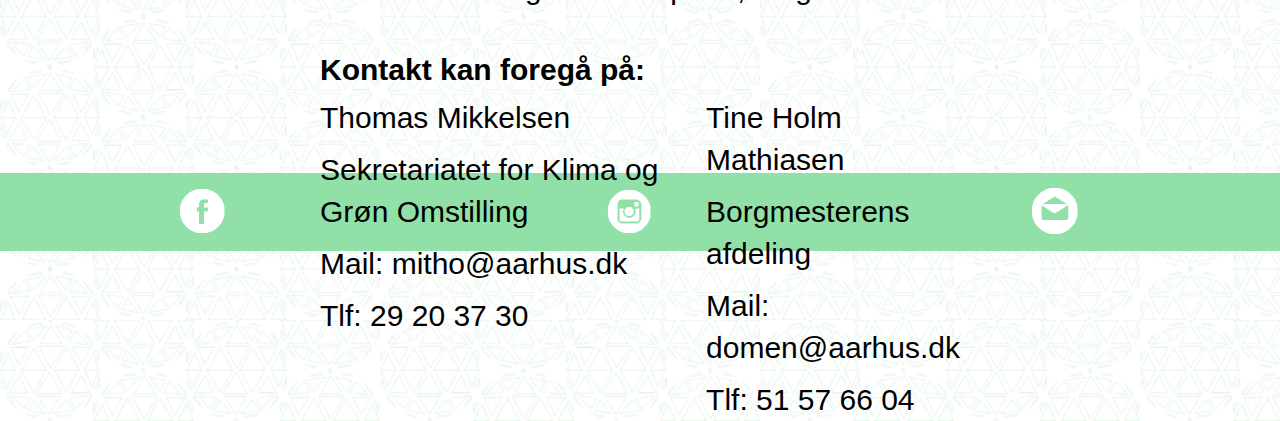
<file: kontakt.html>
<!DOCTYPE html>
<html lang="da">

<head>
    <meta charset="UTF-8">
    <meta name="viewport" content="width=device-width, initial-scale=1.0" />
    <title>Domen - kontakt os for mere information</title>
    <link href="https://fonts.googleapis.com/css?family=Roboto:300,400" rel="stylesheet">
    <link rel="stylesheet" href="css/style.css">
<link rel="shortcut icon" type="image/x-icon" href="/ny/img/favicon.ico">


    <!-- Scripts fjernet
    <!--
       <script>
        if (typeof jQuery == 'undefined')
            document.write(unescape("%3Cscript src='js/jquery-1.9.js'" +
                "type='text/javascript'%3E%3C/script%3E"))
    </script>-->
    
    
   <!--  Scripts fjernet 
   <script src="js/trunk.js"></script> -->
    <script>
        function openNav() {
            document.getElementById("myNav").style.width = "100%";
        }

        function closeNav() {
            document.getElementById("myNav").style.width = "0%";
        }
    </script>
    <!-- Scripts slut -->
</head>

<body>
    <!-- Parallax Morten Bonderup bootstrap -->
    <div class="container">

        <!-- Forside -->
        <div class="for5 parallax" id="forside">

            <!-- Header -->
            <div id="nav">
                <a href="index.html"><img id="logo" src="img/domenlogo.png" alt="logo"></a>


                <div id="myNav" class="overlay">
                    <a href="javascript:void(0)" class="closebtn" onclick="closeNav()">&times;</a>
                    <div class="overlay-content">
                        <a id="logouden" href="index.html"> <img src="img/domenudenlogo.png" alt="logo i kontakt"></a>
                        <br>
                        <a href="index.html">Forside</a>
                        <a href="domen.html">Domen</a>
                        <a href="vision.html">Vision</a>
                        <a href="forum.html">Forum</a>
                        <a href="kontakt.html">Kontakt</a>
                    </div>
                </div>
                <!-- Overlay -->
                <span style="font-size:50px;cursor:pointer" onclick="openNav()">&#9776; </span>
            </div>
            <!-- Header slut-->

            <!-- Velkomsttekst -->
            <div id="0000" class="bg">

            </div>
            <!-- Velkomsttekst -->
        </div>
        <!-- Forside slut -->



        <div class="between">
            <div class="title middle">
                <h2>Kontakt</h2>
                <p> Har du lyst til at komme forbi på Pier 2 ved Aarhus Ø og drikke en kop kaffe, nyde udsigten, mødes med vennerne eller andet? Så er du velkommen i Domen.</p> <br>

                <h3>
                    Adresse:</h3>
                <p>Inge Lehmanns Gade, Pier 2, 8000 Aarhus Ø
                
                </p> 
                <div class="mapouter"><div class="gmap_canvas"><iframe width="100%" height="400" id="gmap_canvas" src="https://maps.google.com/maps?q=domen&t=&z=13&ie=UTF8&iwloc=&output=embed" frameborder="0" scrolling="no" marginheight="0" marginwidth="0"></iframe>Google Maps Generator by <a href="https://www.embedgooglemap.net">embedgooglemap.net</a></div><style>.mapouter{position:relative;text-align:right;height:400px;width:100%;}.gmap_canvas {overflow:hidden;background:none!important;height:400px;width:100%;}</style></div><br>

                <h3>Har du en god idé?</h3>
                <p>
                    Det er ikke sikkert vi har udtænkt den perfekte formel for, hvordan Domen bedst lever op til sit formål. Kontakt os derfor gerne, hvis du har nogle ideer til, hvordan vi sammen kan gøre det bedre eller hvis du gerne vil finde ud af, om Domen kan bruges til netop det, du gerne vil.</p> <br>
                    
                    <h3>Kontakt kan foregå på: </h3>

                <div class="flexbox">
                    <div id="thomas">
                        <p>Thomas Mikkelsen</p>
                        <p>Sekretariatet for Klima og Grøn Omstilling</p>
                        <p>Mail: mitho@aarhus.dk</p>
                        <p>Tlf: 29 20 37 30</p> <br>
                    </div>

                    <div id="tine">
                        <p>Tine Holm Mathiasen</p>
                        <p>Borgmesterens afdeling</p>
                        <p>Mail: domen@aarhus.dk</p>
                        <p>Tlf: 51 57 66 04</p>
                    </div>
                </div>

            </div>
        </div>

        <p>Har du et arrangement, som kan samle folk om en vigtig sag der fremmer medborgerskab og bæredygtig udvikling. Eller mangler du et sted at mødes med andre, så er Domen måske lige noget for dig.
        </p>
        







        <!-- Overgang 3 -->

        <div class="between">
            <div class="title middle">
            
            </div>
            
        </div>
        
        
        <div class="between1">
            <div class="title middle">
            </div>
        </div>
        
    </div>

    <!-- Footer -->
    <!-- ikoner er hentet fra denne side https://www.flaticon.com/ -->
    <footer>
        <a href=" https://www.facebook.com/domenaarhus/"><img src="img/facebook-logo-button.png" alt="facebooklogo"></a>
        <a href=" https://www.instagram.com/explore/tags/domenaarhus/?hl=da"><img src="img/instagram-logo.png" alt="instagramlogo"></a>
        <a href="mailto:domen@aarhus.dk"><img src="img/email.png" alt="maillogologo"></a>
    </footer>
    <!-- Footer slut -->

    <!-- Link til javascript -->
    <!-- Link til javascript slut -->
</body>

</html>
</file>
<file: css/style.css>
* {
    margin: 0;
    padding: 0;
    box-sizing: border-box;
}

html {
    scroll-behavior: smooth;
    font-size: 10px;
    font-weight: 100;
    font-family: 'PT sans narrow', sans-serif;
    overflow-x: hidden;
    background-image: url(../img/pattern.png)
}

img {
    cursor: pointer;
}

/* Første big photo er hentet fra http://smagpaaaarhus.dk/wp-content/uploads/2017/07/18768580_613884108818343_5940340354444103458_o-1_2034x1027_acf_cropped.jpg?fbclid=IwAR2pocRp4P19bHml6mAAnd5DqaiDscT-RrJK_ELoTngSf8KeW-8kW9t1IZU*/
.container .for {
    background-image:url(../img/domen.jpg);
}

/* Parallax container */
.container {
    width: 100%;
    margin: 0 auto;
    color:white;
}

#logouden img {
    width: 200px;
}

#logo {
    width: 60%;
}

/* Overskrifter */

h1 {
    position: relative;
    margin-bottom: 30%;
    line-height: 1.2em;

}

.container h2 {
    font-size: 400%;
    text-align: center;
    padding-top: 5%

}

h3 {
    font-size: 200%;
    text-align: left;
}


/* Bjælker mellem opslag */
.between {
    height: 50rem;
    position: relative;
    color: black;
    clear: both;
}

.between1 {
    height: 15rem;
}

.between2{
    height:25rem;
}

.between img {
    margin-left: 43%;
    margin-right: 43%;
    width: 14%;
    margin-top: 5%;
}
.between1 img {
    margin-left: 43%;
    margin-right: 43%;
    width: 14%;
    margin-top: -10%;
}


/* Tekstfelter */
.bg {
    width: auto;
    margin-left: 3%;
    margin-right: 35%;
}

/* Tekst til bigphoto */
#velkomsttekst {
    font-size: 150%;
    text-align: left;
    padding-bottom: 45%;
    padding-top: 10%;
    padding-left: 10%;
}

#velkomsttekstvision {
    font-size: 250%;
    text-align: left;
    padding-bottom: 45%;
    padding-top: 10%;
    padding-left: 10%;
    display: none;
}

/* Highlighted tekst */
i {
    font-size: 110%;
    font-weight: bolder;
    color: #91E0A7;
    font-style: normal;
}

/* P-tag med padding*/
#skub {
    padding-bottom: 40%;
}

/* Indhold i hvid boks*/
.middle {
    position: absolute;
    margin-left: 5%;
    margin-right: 5%;
    width: 90%;

}

.container .parallax {
    width: 100%;
    padding: 25rem 0;
    position: relative;
    background-repeat: no-repeat;
    background-size: cover;
    background-position: center;
    overflow: hidden;
    /*background-attachment: fixed;*/
}


/* Event billede hentet fra https://www.facebook.com/pg/domenaarhus/events/ */
.container .eve {
    background-image:
        url("../img/event/event1.png");
    width: 48%;
    float: left;
    clear: left;
    margin-right: 1%;
    margin-left: 1%;

}
.eve{
    display: none;
}

 /*billede hentet fra https://www.facebook.com/domenaarhus/photos/gm.1116572081860905/364485560840351/?type=3&theater*/
.container .eve2 {
    background-image:
        url("../img/event/event2.png");
    width: 48%;
    float: left;
    clear: right;
    margin-left: 1%;
    margin-right: 1%;

}
.eve2{
    display: none;
}

/* Instafeed */
.multiinsta {
    display: flex;
    justify-content: center;
    align-content: center;
}

.multiinsta img {
    width: 33%;
    height: 33%;
    padding: 1%;
}

.multiinsta2 {
    display: flex;
    justify-content: center;
    align-content: center;
}

.multiinsta2 img {
    width: 33%;
    height: 33%;
    padding: 1%;
}


/* tredje bigphoto */


/*  big photo underside domen*/
.container .for2 {
    background-image: url("../img/baren.jpg");
}
/* Vi har hentet billedet fra https://bimequity.dk/dome-of-visions/*/ 
.container .fri {
    background-image: url("../img/cafe-mellemfolkeligtsamvirke.jpg");
}
/* billede hentet fra http://domeofvisions.dk/the-architecture/dome-3-0/ */
.container .ark {
    background-image: url("../img/domen3.png");
}

/* andet bigphoto underside domen */
.container .domebar {
    background-image:
        url("../img/barenudvalg.jpg");
    width: 48%;
    float: left;
    clear: left;
    display: none;
    margin-right: 1%;
    margin-left: 1%;
}


.container .domebar2 {
    background-image:
        url("../img/barenudvalg.2jpg.jpg");
    width: 48%;
    float: left;
    clear: right;
    display: none;
    margin-left: 1%;
    margin-right: 1%;

}

.container .fri {

    background-position: center;
    overflow: hidden;
}

.container .ark {
    background-size: contain;
    background-position: center;
    overflow: hidden;
}

/* bigphoto til siden vision er hentet fra https://500px.com/photo/228561433/dome-of-visions-aarhus-by-bj%C3%B8rn-b%C3%A6k?fbclid=IwAR2VIQjBbVChbOL4eX1BMQ3WkoAq2nW36h2Jnpi_psREL7M0tKnaDbgFCiA*/
.container .for3 {
    background-image: url("../img/vision.jpg");
}
/* Billedet er hentet fra https://www.minbyaarhus.dk/wp-content/uploads/2019/02/Domen-pa%CC%8A-Pier-2.jpg?fbclid=IwAR2wDj8KTjirbj-adT6qOrscc6MKI7v8lhcojcPjuoNJ29BoTuWzNyIDI_0 */
.container .for5 {
    background-image: url("../img/kontakt.jpg");
}
/* billedet er hentet fra https://aarhusupdate.dk/wp-content/uploads/2017/03/1.-etage-hos-Dome-of-Visions-p%C3%A5-Aarhus-Havn_.jpg?fbclid=IwAR3ZBO-eIzUetFeLgSK_IC27qT5bzqNP31bvYSZ8_My-Dmn5-uvt-ya5hRk*/
.container .for6 {
    background-image: url("../img/forum.jpg");
}
.fb-page{
margin-top: 1%;
       position: absolute;
    margin-left: 25%;
    margin-right: 25%;
    width: 50%;
}
.fbcontainer{
    position: absolute;
    margin-left: 25%;
    margin-right: 25%;
    width: 50%;
}
/*http://projektbank.dk/sites/default/files/styles/scale_w_500/public/2018-02/20171031_130023.jpg?itok=Nq45rljw&fbclid=IwAR0mthkg6N_YB8i9dy9UJjYvouKHRp6GCM4zKnEGsc96kAzDkidnoj1fHjY*/
.container .medborg {
    background-image: url("../img/medborger.jpg");
    background-size: contain;
    background-position: center;
    overflow: hidden;
}

.container .byliv {
    background-image: url("../img/omdrejningspunkt.jpg");
    background-size: contain;
    background-position: center;
    overflow: hidden;
}

/* Nav overlay */

.overlay {
    height: 100%;
    width: 0;
    position: fixed;
    z-index: 1;
    top: 0;
    left: 0;
    background-image: url(../img/overlay.png);
    background-repeat: repeat;
    opacity: 0.95;
    overflow-x: hidden;
    transition: 1s;
}

.overlay-content {
    position: relative;
    top: 15%;
    width: 100%;
    text-align: center;
    margin-top: 30px;
}

.overlay a {
    padding: 1%;
    text-decoration: none;
    font-size: 36px;
    color: white;
    display: block;
    transition: 0.3s;
}

.overlay a:hover,
.overlay a:focus {
    color: #f1f1f1;
}

.overlay .closebtn {
    position: absolute;
    top: 20px;
    right: 45px;
    font-size: 60px;
}

#nav {
    display: flex;
    justify-content: space-between;
    align-items: center;
    padding: 7%;
}

#logo {}

#forside {
    padding-top: 0%
}

/* åbningstider */
.aabningstider {
    color: white;
    font-size: 250%;
    width: 100%;
}

#aabningstider_tekst {
    text-align: center;
}


.flexbox {
    display: flex;
    justify-content: space-between;
}

/* Footer */
footer {
    background-color: #91E0A7;
    display: flex;
    justify-content: space-around;
    align-items: center;
}

footer img {
    padding: 15%;
    width: 80%;
}

/* Slideshow */
.mySlides {
    display: none
}

img {
    vertical-align: middle;
}

/* Slideshow container */
.slideshow-container {
    max-width: 1000px;
    position: relative;
    margin: auto;
}

/* Next & previous buttons */
.prev,
.next {
    cursor: pointer;
    position: absolute;
    top: 43%;
    right: 94%;
    width: auto;
    padding: 16px;
    color: white;
    font-weight: bold;
    font-size: 28px;
    transition: 0.6s ease;
    border-radius: 0 3px 3px 0;
    user-select: none;
}

/* Position the "next button" to the right */
.next {
    right: 0;
    border-radius: 3px 0 0 3px;
}

/* On hover, add a black background color with a little bit see-through */
.prev:hover,
.next:hover {
    background-color: rgba(0, 0, 0, 0.8);
}

p {
    font-size: 20px;
    text-align: left;
    padding-top: 10px;
    line-height: 1.4
}

#her {
    text-decoration: none;
    color: #91e0a7;
    font-weight: bold;
    font-size: 22px;
}

/* Caption text */
.text {
    color: #f2f2f2;
    position: absolute;
    bottom: 10%;
    margin-left: 20%;
    width: 60%;
    text-align: center;
}


.text p {
    font-size: 220%;
    text-align: left;
    padding-left: 3%;
    padding-bottom: 1%;
}

/* Number text (1/3 etc) */
.numbertext {
    color: #f2f2f2;
    font-size: 12px;
    padding: 8px 12px;
    position: absolute;
    top: 0;
}

/* The dots/bullets/indicators */
.dot {
    cursor: pointer;
    height: 15px;
    width: 15px;
    margin: 0 2px;
    background-color: #bbb;
    border-radius: 50%;
    display: inline-block;
    transition: background-color 0.6s ease;
}

.active,
.dot:hover {
    background-color: #717171;
}

/* Fading animation */
.fade {
    -webkit-animation-name: fade;
    -webkit-animation-duration: 1.5s;
    animation-name: fade;
    animation-duration: 1.5s;
}

@-webkit-keyframes fade {
    from {
        opacity: .4
    }

    to {
        opacity: 1
    }
}

@keyframes fade {
    from {
        opacity: .4
    }

    to {
        opacity: 1
    }
}

/*video*/
.video {
    width: 100%;
    height: 400px;

}

.mellemfolk {
    width: 50%;

}

input[type=text],
select,
textarea {
    width: 100%;
    padding: 12px;
    border: 1px solid #91e0a7;
    border-radius: 4px;
    margin-top: 6px;
    margin-bottom: 16px;
    resize: vertical;
}

input[type=submit] {
    background-color: #91e0a7;
    color: white;
    padding: 12px 20px;
    border: none;
    border-radius: 4px;
    cursor: pointer;
}

input[type=submit]:hover {
    background-color: #45a049;
}

.forum {
    color: white;
}


/* Media queries */
/* On smaller screens, decrease text size */
@media only screen and (max-width: 300px) {

    .prev,
    .next,
    .text {
        font-size: 11px;
    }
}




@media screen and (max-height: 450px) {
    .overlay a {
        font-size: 20px
    }

    .overlay .closebtn {
        font-size: 40px;
        top: 15px;
        right: 35px;
    }
}


@media screen and (min-width: 850px) {

    #nav {
        padding: 0;
        padding-left: 7%;
        padding-right: 7%;
        padding-top: 3%;
    }

    #logo {
        width: 80%;
    }

    #logouden img {
        width: 300px;
    }

    /* Overskrifter */

    h1 {
        line-height: 1.2em;
        font-size: 3em;

    }

    h3 {
        font-size: 30px;
        text-align: left;
        margin-top: 5%;
    }

    .overskrifter h2 {
       padding-top: 5%;
    }


    .slideshow-container {
        display: none;
    }

    .kugler {
        display: none;
    }

    .container .eve {
        display: flex;


    }

    .container .eve2 {

        display: flex;
    }

    .container .domebar {
        display: flex;


    }

    .container .domebar2 {

        display: flex;
    }

    .middle {
        position: absolute;
        margin-left: 25%;
        margin-right: 25%;
        width: 50%;

    }

    .multiinsta {
        width: 50%;
        margin-left: 25%;
        margin-right: 25%;
    }

    .multiinsta2 {
        width: 50%;
        margin-left: 25%;
        margin-right: 25%;
    }

    #velkomsttekstvision {
        opacity: 0.1;
        display: block;
    }

    #velkomsttekst {
        padding-bottom: 0%;
        font-size: 40px;

    }
    
    .container .medborg {
    background-attachment: fixed
}
    .container .byliv {
    background-attachment: fixed
}
    .container .fri {
    background-attachment: fixed
}
    .container .ark {
    background-attachment: fixed
}
    p{
        font-size:30px;
    }
    .between1 img {
    margin-left: 43%;
    margin-right: 43%;
    width: 14%;
    margin-top: -20%;
}
}
</file>
